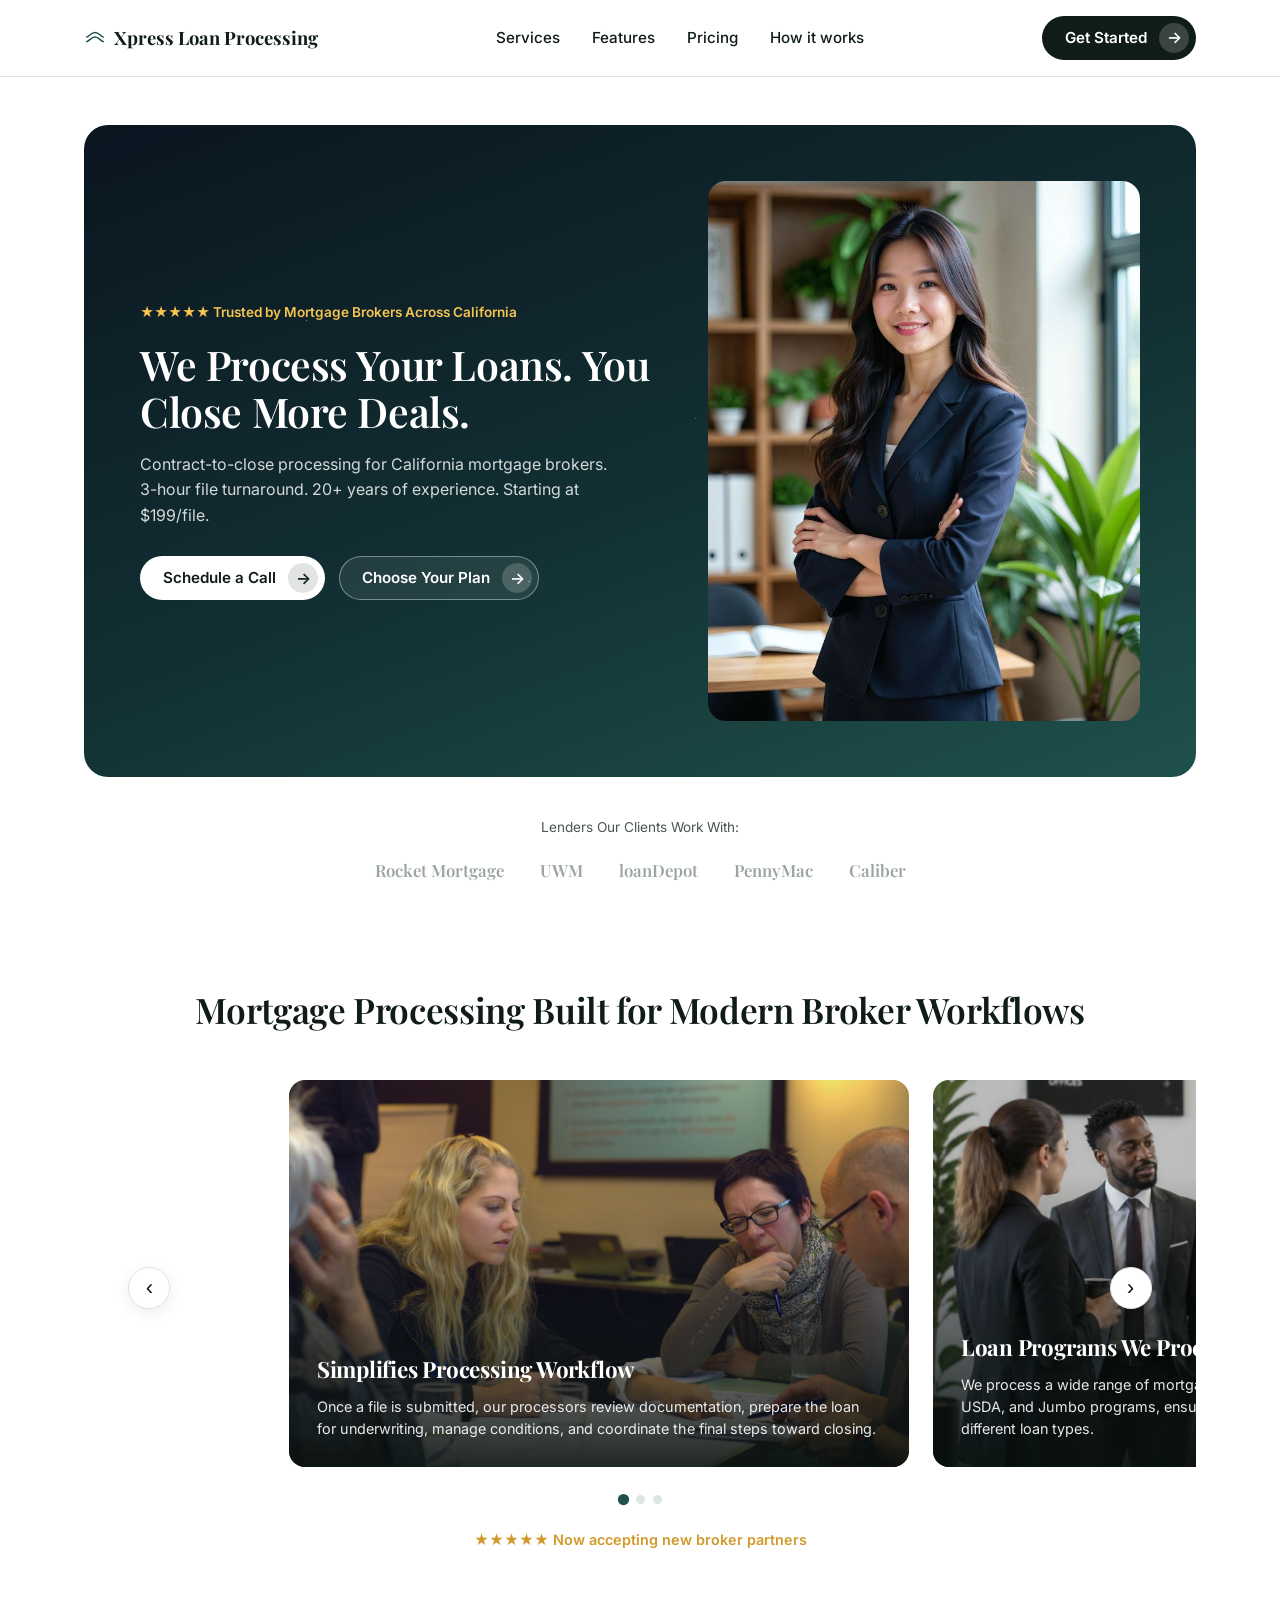
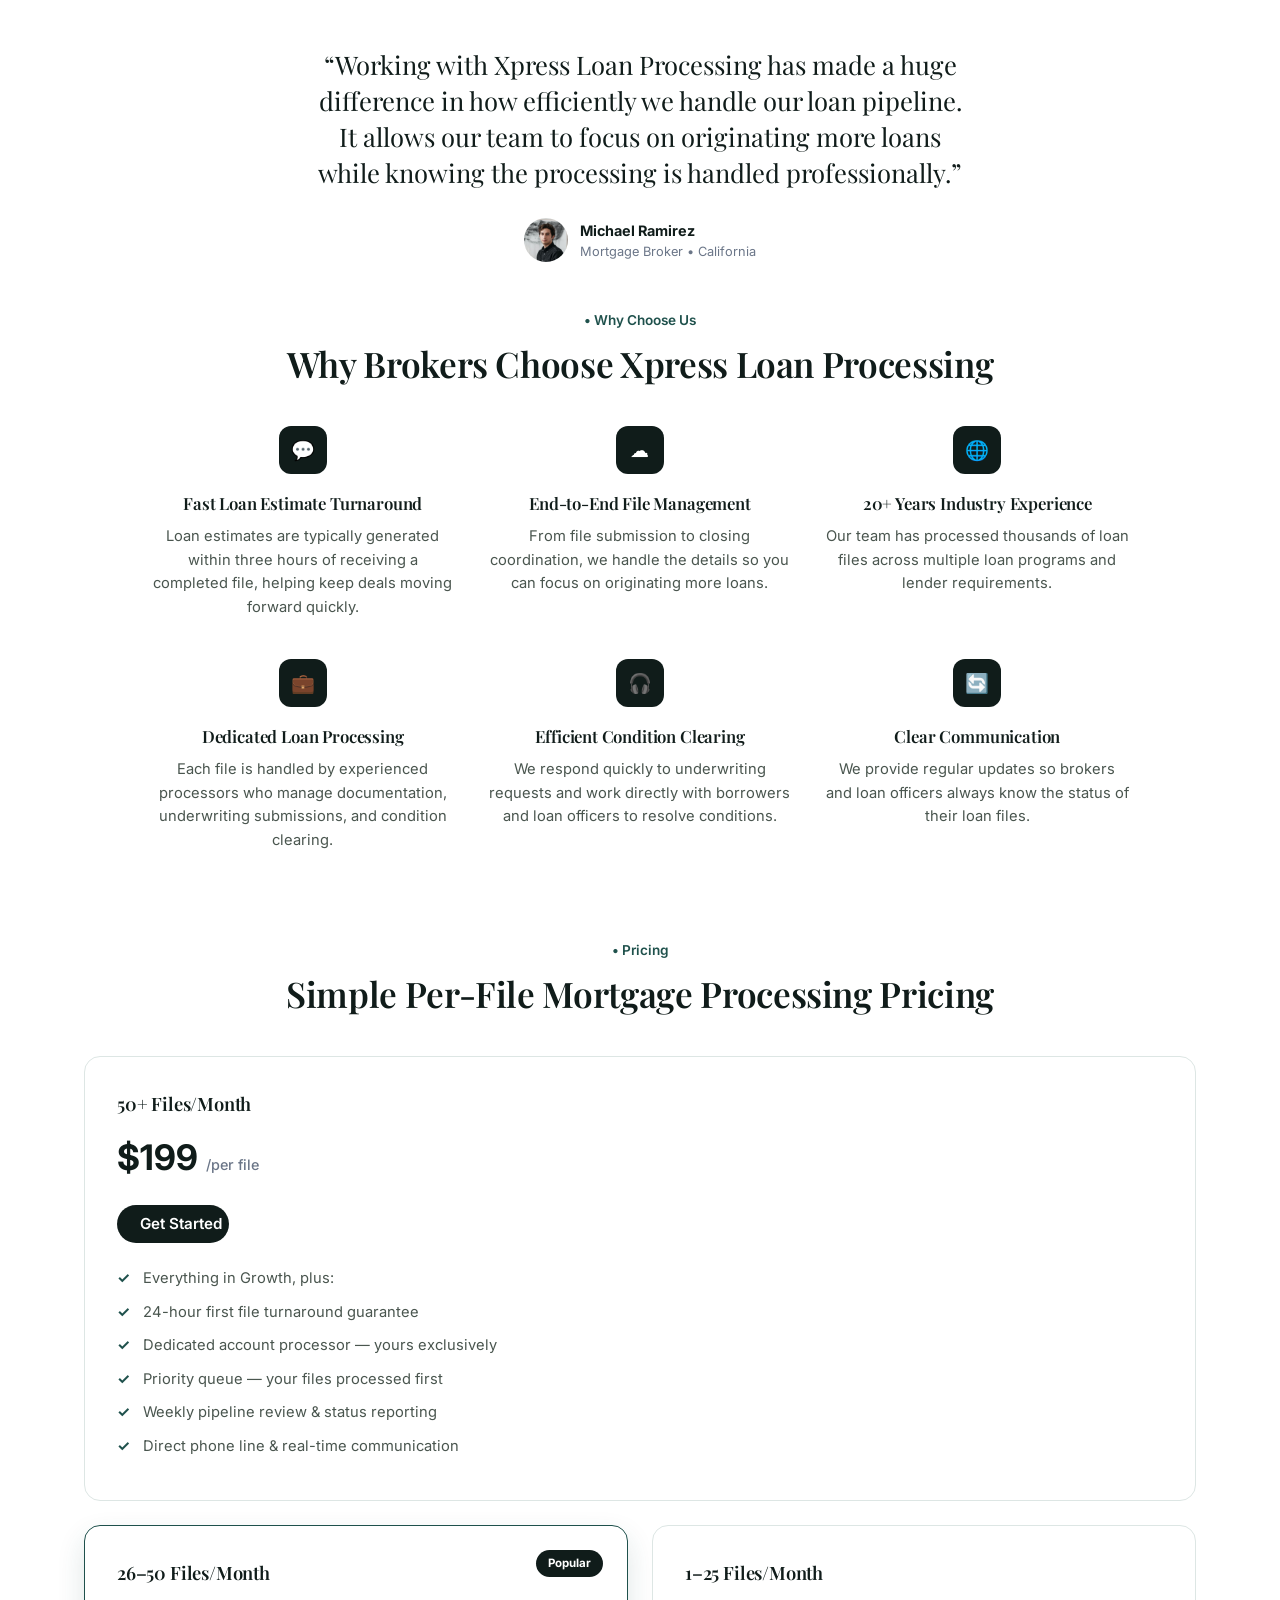
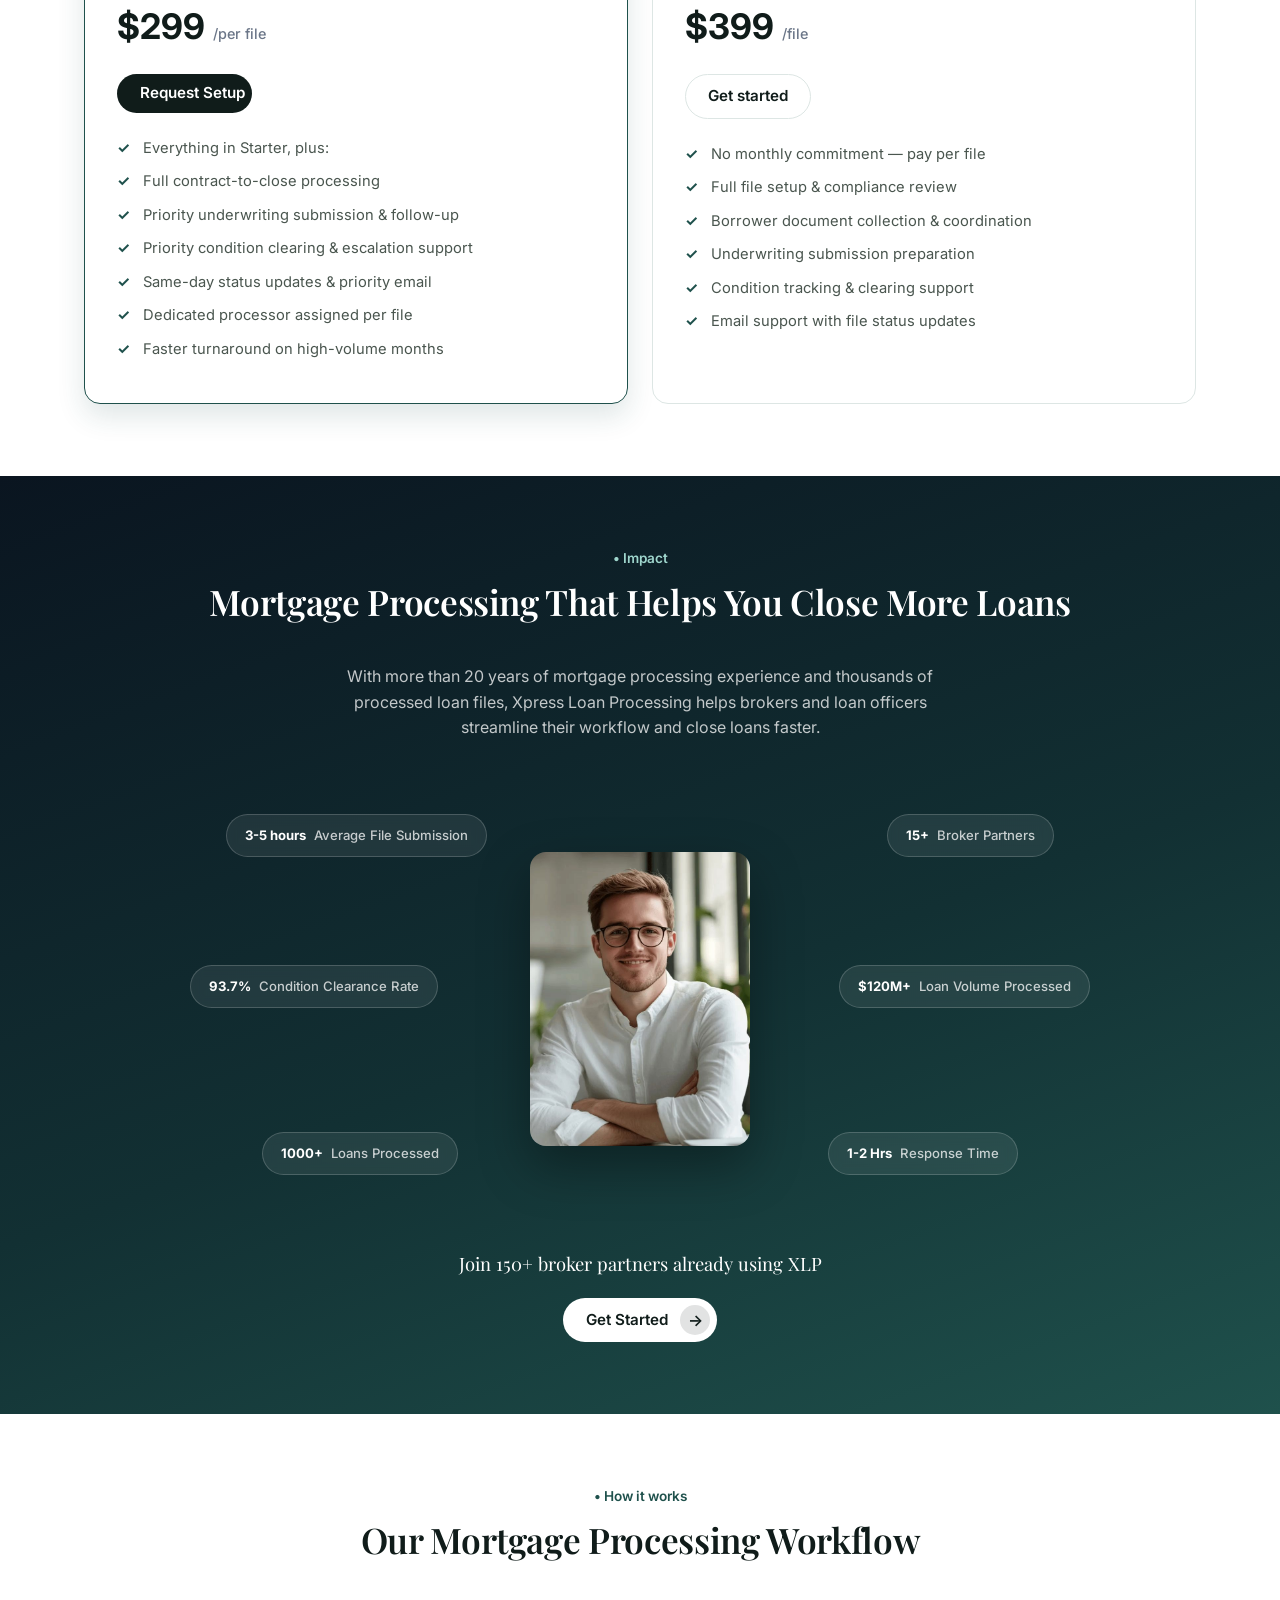
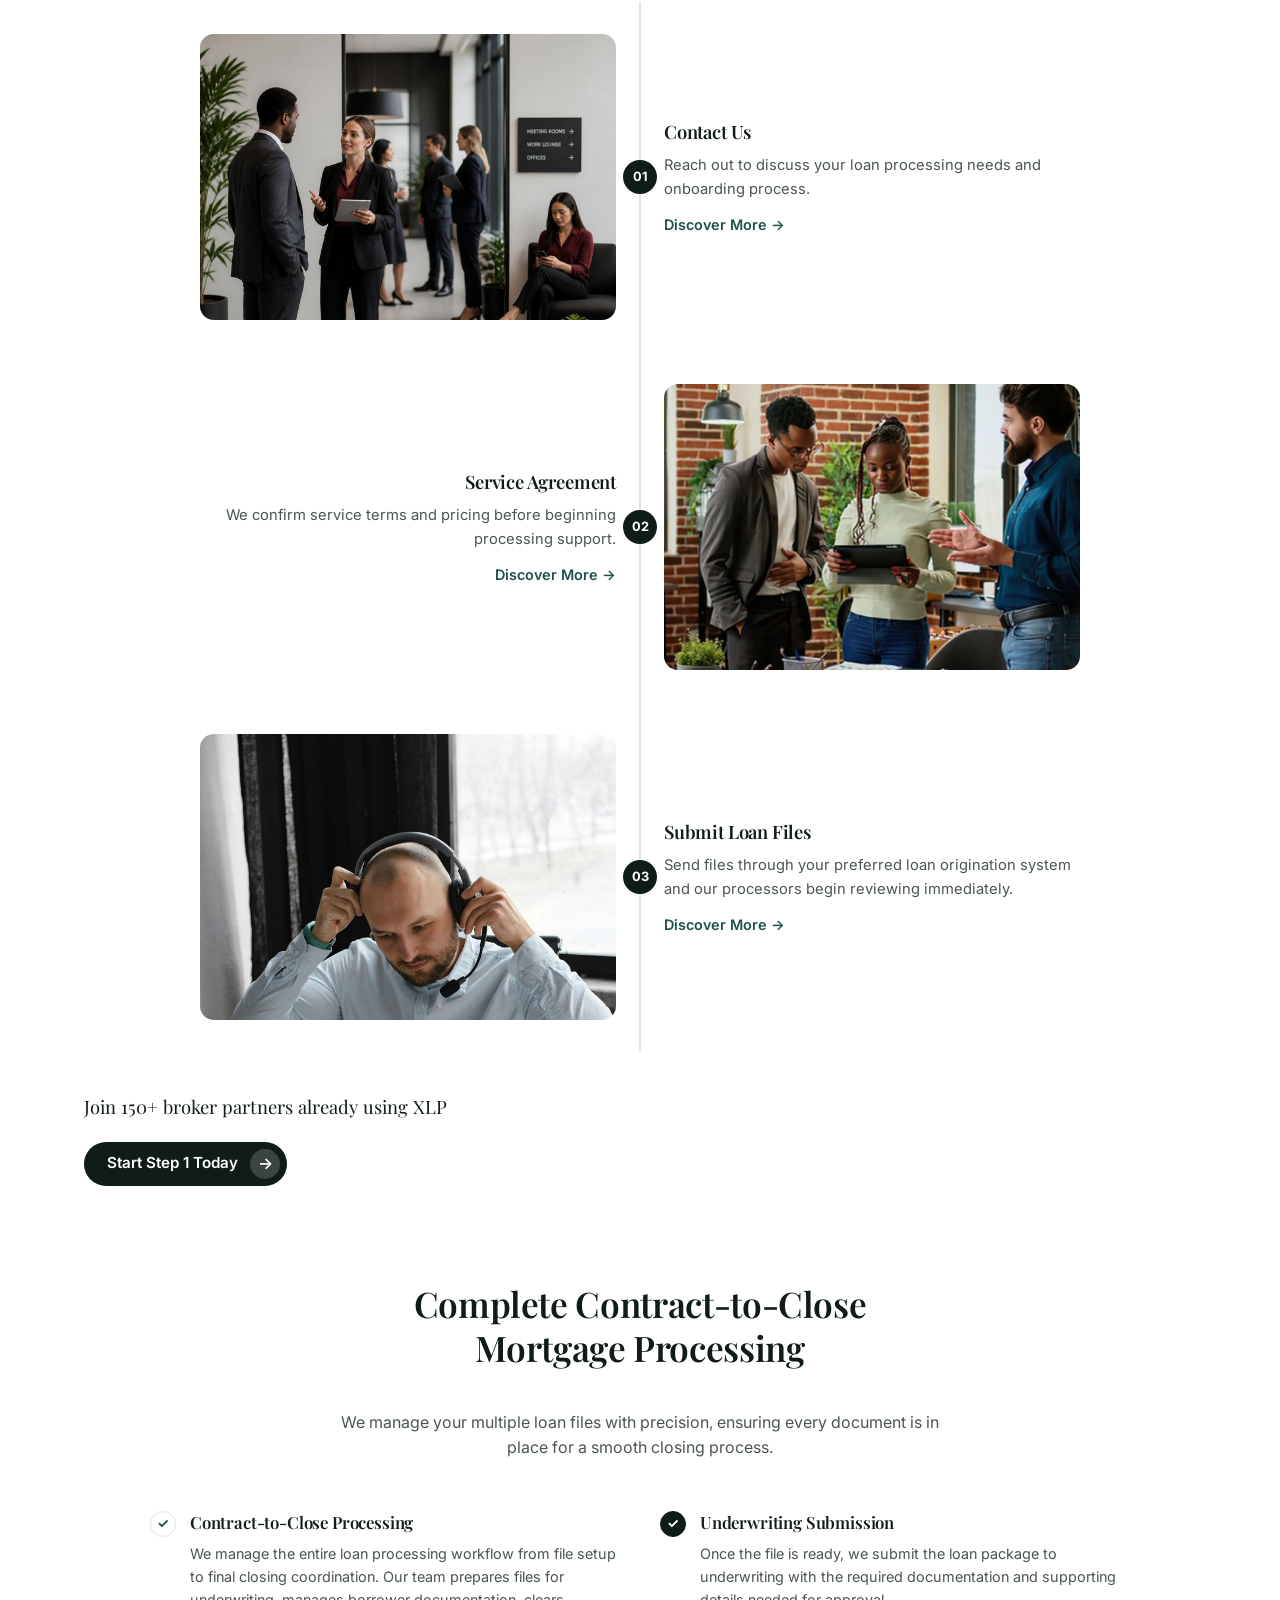
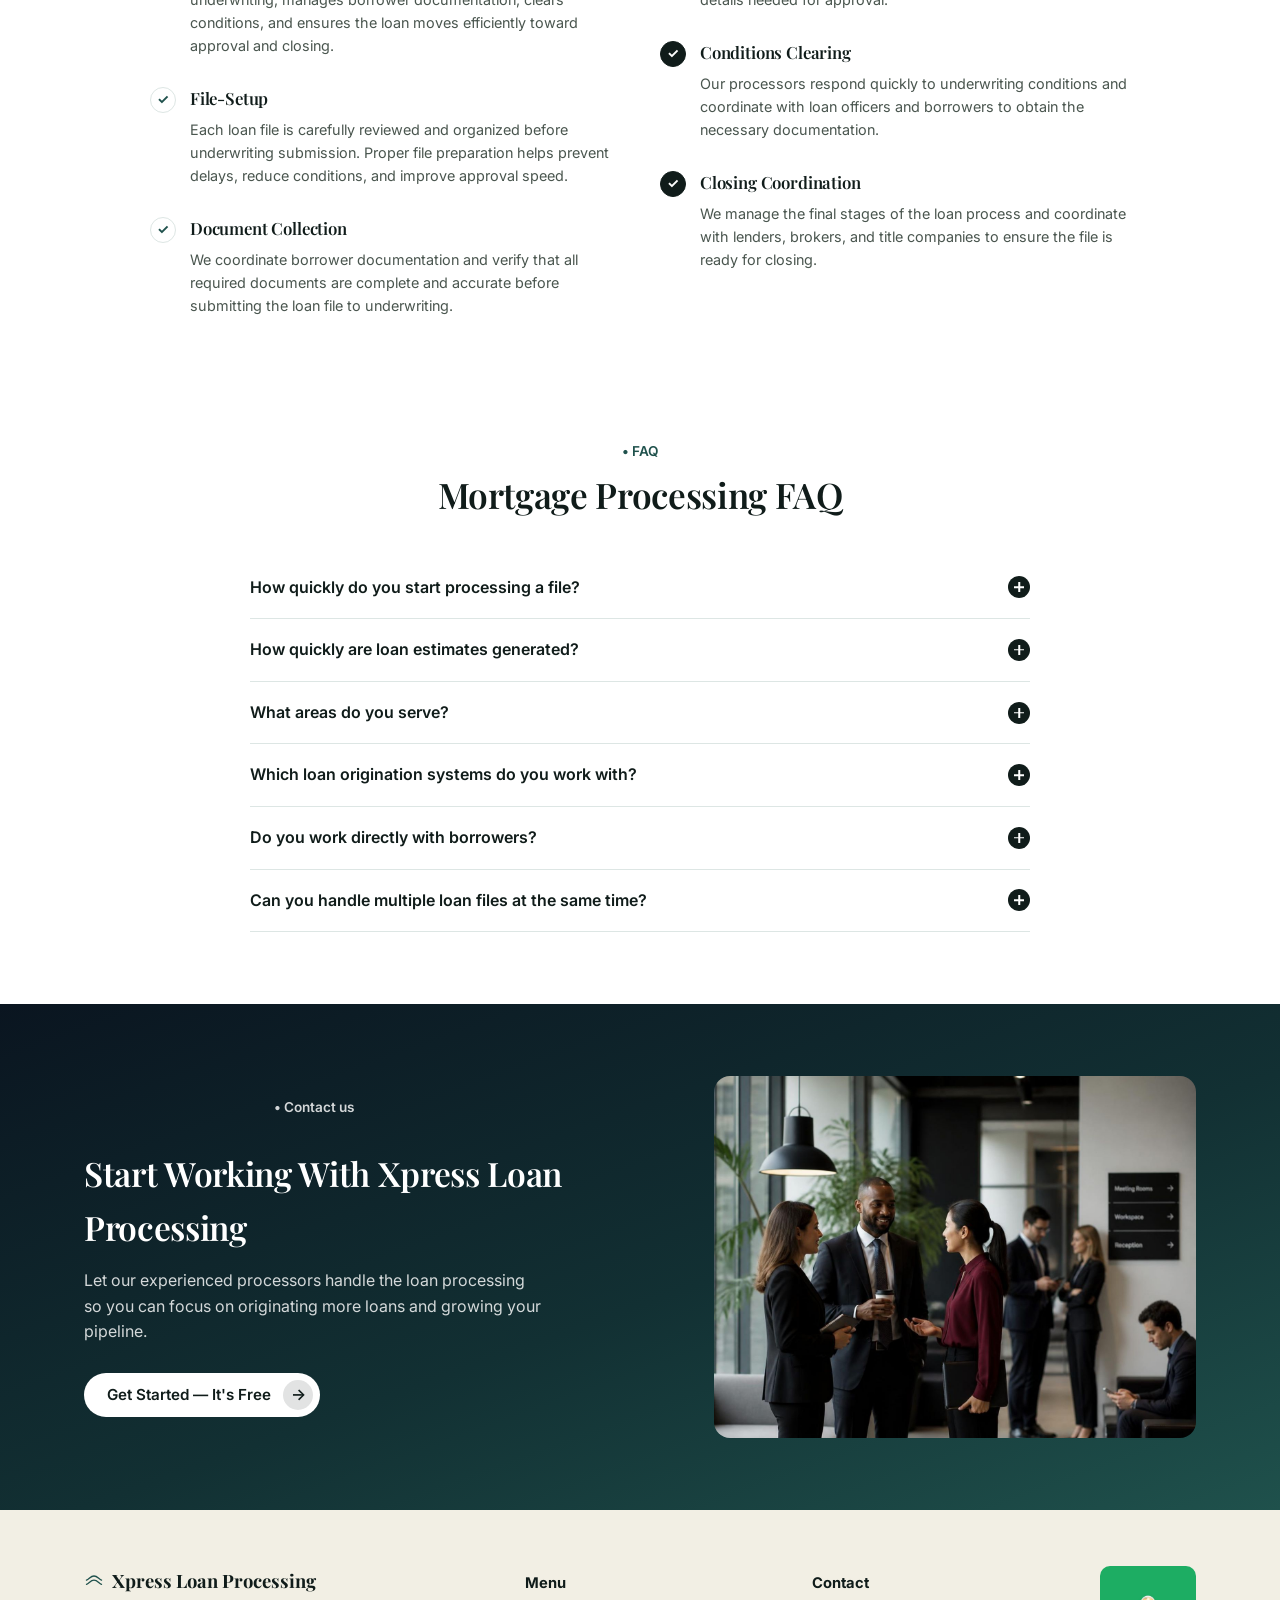
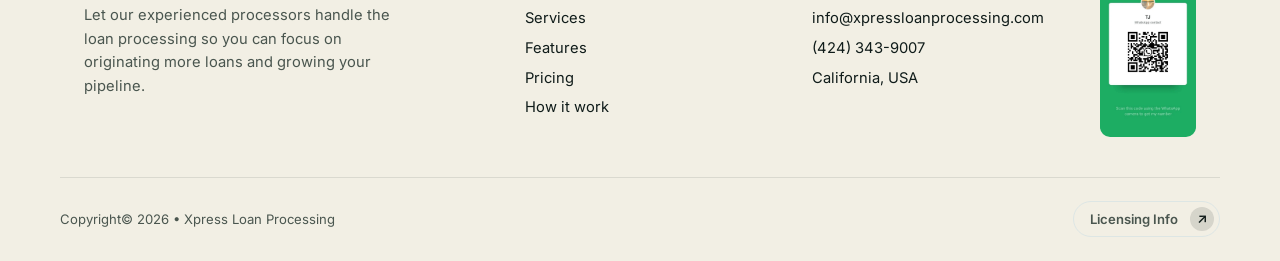
<file: index.html>
<!DOCTYPE html>
<html lang="en">
<head>
<meta charset="UTF-8" />
<meta name="viewport" content="width=device-width, initial-scale=1.0" />
<meta name="description" content="Scale your loan pipeline with professional mortgage processing services. Contract-to-close file management, underwriting prep, and fast condition clearing for busy brokers." />
<title>Mortgage Loan Processing Services for Brokers | Xpress Loan Processing</title>
<link rel="preconnect" href="https://fonts.googleapis.com">
<link rel="preconnect" href="https://fonts.gstatic.com" crossorigin>
<link href="https://fonts.googleapis.com/css2?family=Playfair+Display:wght@600;700&family=Inter:wght@400;500;600;700&display=swap" rel="stylesheet">
<link rel="stylesheet" href="styles.css" />
</head>
<body>

  <!-- ============ NAV ============ -->
  <header class="site-header">
    <div class="wrap site-header__inner">
      <a href="#top" class="brand">
        <svg class="brand__mark" viewBox="0 0 24 24" width="22" height="22" aria-hidden="true"><path d="M3 16c3-1 5-5 9-5s6 4 9 5" fill="none" stroke="currentColor" stroke-width="1.6" stroke-linecap="round"/><path d="M3 11c3-1 5-5 9-5s6 4 9 5" fill="none" stroke="currentColor" stroke-width="1.6" stroke-linecap="round"/></svg>
        Xpress Loan Processing
      </a>
      <nav class="nav">
        <a href="#programs">Services</a>
        <a href="#why-us">Features</a>
        <a href="#pricing">Pricing</a>
        <a href="#how-it-works">How it works</a>
      </nav>
      <a href="#contact" class="btn btn--nav">Get Started <span class="btn__arrow">&#8594;</span></a>
    </div>
  </header>

  <!-- ============ HERO ============ -->
  <section class="hero" id="top">
    <div class="wrap">
      <div class="hero__card">
        <div class="hero__text">
          <p class="hero__rating">&#9733;&#9733;&#9733;&#9733;&#9733; Trusted by Mortgage Brokers Across California</p>
          <h1>We Process Your Loans. You Close More Deals.</h1>
          <p class="hero__sub">Contract-to-close processing for California mortgage brokers. 3-hour file turnaround. 20+ years of experience. Starting at $199/file.</p>
          <div class="hero__ctas">
            <a href="#contact" class="btn btn--light">Schedule a Call <span class="btn__arrow btn__arrow--dark">&#8594;</span></a>
            <a href="#pricing" class="btn btn--outline-light">Choose Your Plan <span class="btn__arrow">&#8594;</span></a>
          </div>
        </div>
        <div class="hero__photo">
          <img src="team-headshot-02-navy-blazer-woman.jpg" alt="Mortgage processing team member" />
        </div>
      </div>

      <div class="lenders">
        <p class="lenders__label">Lenders Our Clients Work With:</p>
        <div class="lenders__row">
          <span>Rocket Mortgage</span>
          <span>UWM</span>
          <span>loanDepot</span>
          <span>PennyMac</span>
          <span>Caliber</span>
        </div>
      </div>
    </div>
  </section>

  <!-- ============ CAROUSEL ============ -->
  <section class="proc-carousel-section" id="programs">
    <div class="wrap">
      <h2 class="section-title">Mortgage Processing Built for Modern Broker Workflows</h2>

      <section class="proc-carousel" aria-label="Processing workflow highlights">
        <div class="proc-carousel__viewport" id="procViewport">

          <div class="proc-slide">
            <img class="proc-slide__img" src="lifestyle-02-meeting-group.jpg" alt="" />
            <div class="proc-slide__scrim"></div>
            <div class="proc-slide__copy">
              <h3>Simplifies Processing Workflow</h3>
              <p>Once a file is submitted, our processors review documentation, prepare the loan for underwriting, manage conditions, and coordinate the final steps toward closing.</p>
            </div>
          </div>

          <div class="proc-slide">
            <img class="proc-slide__img" src="office-lobby-02-group-conversation.jpg" alt="" />
            <div class="proc-slide__scrim"></div>
            <div class="proc-slide__copy">
              <h3>Loan Programs We Process</h3>
              <p>We process a wide range of mortgage loans, including Conventional, FHA, VA, USDA, and Jumbo programs, ensuring brokers have reliable support across different loan types.</p>
            </div>
          </div>

          <div class="proc-slide">
            <img class="proc-slide__img" src="office-04-team-coffee-meeting.jpg" alt="" />
            <div class="proc-slide__scrim"></div>
            <div class="proc-slide__copy">
              <h3>Working With Top Wholesale Lenders</h3>
              <p>We regularly process loans submitted to major wholesale lenders, including UWM, Rocket Mortgage, and other leading lending institutions. Our team also works inside the loan origination systems brokers already use, including Encompass, Calyx Point, LendingPad, and Blue Sage.</p>
            </div>
          </div>

        </div>

        <button class="proc-carousel__arrow proc-carousel__arrow--prev" id="procPrev" aria-label="Previous slide">&#8249;</button>
        <button class="proc-carousel__arrow proc-carousel__arrow--next" id="procNext" aria-label="Next slide">&#8250;</button>

        <div class="proc-carousel__dots" id="procDots" role="tablist" aria-label="Slide navigation"></div>
      </section>

      <p class="proc-carousel__note">&#9733;&#9733;&#9733;&#9733;&#9733; Now accepting new broker partners</p>
    </div>
  </section>

  <!-- ============ TESTIMONIAL ============ -->
  <section class="testimonials" id="testimonials">
    <div class="wrap testimonial-card">
      <p class="testimonial-card__quote">&ldquo;Working with Xpress Loan Processing has made a huge difference in how efficiently we handle our loan pipeline. It allows our team to focus on originating more loans while knowing the processing is handled professionally.&rdquo;</p>
      <div class="testimonial-card__person">
        <img class="testimonial-card__thumb" src="testimonial-thumb-michael-ramirez.png" alt="Michael Ramirez" loading="lazy" />
        <div>
          <p class="testimonial-card__name">Michael Ramirez</p>
          <p class="testimonial-card__role">Mortgage Broker &bull; California</p>
        </div>
      </div>
    </div>
  </section>

  <!-- ============ WHY CHOOSE US ============ -->
  <section class="why-us" id="why-us">
    <div class="wrap">
      <p class="eyebrow">&bull; Why Choose Us</p>
      <h2 class="section-title">Why Brokers Choose Xpress Loan Processing</h2>
      <div class="why-us__grid">
        <div class="why-us__card">
          <span class="why-us__icon" aria-hidden="true">&#128172;</span>
          <h3>Fast Loan Estimate Turnaround</h3>
          <p>Loan estimates are typically generated within three hours of receiving a completed file, helping keep deals moving forward quickly.</p>
        </div>
        <div class="why-us__card">
          <span class="why-us__icon" aria-hidden="true">&#9729;</span>
          <h3>End-to-End File Management</h3>
          <p>From file submission to closing coordination, we handle the details so you can focus on originating more loans.</p>
        </div>
        <div class="why-us__card">
          <span class="why-us__icon" aria-hidden="true">&#127760;</span>
          <h3>20+ Years Industry Experience</h3>
          <p>Our team has processed thousands of loan files across multiple loan programs and lender requirements.</p>
        </div>
        <div class="why-us__card">
          <span class="why-us__icon" aria-hidden="true">&#128188;</span>
          <h3>Dedicated Loan Processing</h3>
          <p>Each file is handled by experienced processors who manage documentation, underwriting submissions, and condition clearing.</p>
        </div>
        <div class="why-us__card">
          <span class="why-us__icon" aria-hidden="true">&#127911;</span>
          <h3>Efficient Condition Clearing</h3>
          <p>We respond quickly to underwriting requests and work directly with borrowers and loan officers to resolve conditions.</p>
        </div>
        <div class="why-us__card">
          <span class="why-us__icon" aria-hidden="true">&#128260;</span>
          <h3>Clear Communication</h3>
          <p>We provide regular updates so brokers and loan officers always know the status of their loan files.</p>
        </div>
      </div>
    </div>
  </section>

  <!-- ============ PRICING ============ -->
  <section class="pricing" id="pricing">
    <div class="wrap">
      <p class="eyebrow">&bull; Pricing</p>
      <h2 class="section-title">Simple Per-File Mortgage Processing Pricing</h2>

      <div class="pricing__top pricing__card">
        <h3>50+ Files/Month</h3>
        <p class="pricing__price">$199 <span>/per file</span></p>
        <a href="#contact" class="btn btn--dark pricing__cta">Get Started</a>
        <ul>
          <li>Everything in Growth, plus:</li>
          <li>24-hour first file turnaround guarantee</li>
          <li>Dedicated account processor &mdash; yours exclusively</li>
          <li>Priority queue &mdash; your files processed first</li>
          <li>Weekly pipeline review &amp; status reporting</li>
          <li>Direct phone line &amp; real-time communication</li>
        </ul>
      </div>

      <div class="pricing__grid">
        <div class="pricing__card pricing__card--popular">
          <p class="pricing__badge">Popular</p>
          <h3>26&ndash;50 Files/Month</h3>
          <p class="pricing__price">$299 <span>/per file</span></p>
          <a href="#contact" class="btn btn--dark pricing__cta">Request Setup</a>
          <ul>
            <li>Everything in Starter, plus:</li>
            <li>Full contract-to-close processing</li>
            <li>Priority underwriting submission &amp; follow-up</li>
            <li>Priority condition clearing &amp; escalation support</li>
            <li>Same-day status updates &amp; priority email</li>
            <li>Dedicated processor assigned per file</li>
            <li>Faster turnaround on high-volume months</li>
          </ul>
        </div>

        <div class="pricing__card">
          <h3>1&ndash;25 Files/Month</h3>
          <p class="pricing__price">$399 <span>/file</span></p>
          <a href="#contact" class="btn btn--outline pricing__cta">Get started</a>
          <ul>
            <li>No monthly commitment &mdash; pay per file</li>
            <li>Full file setup &amp; compliance review</li>
            <li>Borrower document collection &amp; coordination</li>
            <li>Underwriting submission preparation</li>
            <li>Condition tracking &amp; clearing support</li>
            <li>Email support with file status updates</li>
          </ul>
        </div>
      </div>
    </div>
  </section>

  <!-- ============ IMPACT / STATS ============ -->
  <section class="impact" id="impact">
    <div class="wrap">
      <p class="eyebrow eyebrow--light">&bull; Impact</p>
      <h2 class="section-title section-title--light">Mortgage Processing That Helps You Close More Loans</h2>
      <p class="impact__intro">With more than 20 years of mortgage processing experience and thousands of processed loan files, Xpress Loan Processing helps brokers and loan officers streamline their workflow and close loans faster.</p>

      <div class="impact__orbit">
        <div class="impact__photo">
          <img src="team-headshot-03-glasses-white-shirt-man.jpg" alt="Xpress Loan Processing team member" />
        </div>
        <span class="impact__pill impact__pill--1">3-5 hours <em>Average File Submission</em></span>
        <span class="impact__pill impact__pill--2">93.7% <em>Condition Clearance Rate</em></span>
        <span class="impact__pill impact__pill--3">1000+ <em>Loans Processed</em></span>
        <span class="impact__pill impact__pill--4">15+ <em>Broker Partners</em></span>
        <span class="impact__pill impact__pill--5">$120M+ <em>Loan Volume Processed</em></span>
        <span class="impact__pill impact__pill--6">1-2 Hrs <em>Response Time</em></span>
      </div>

      <p class="impact__join">Join 150+ broker partners already using XLP</p>
      <a href="#contact" class="btn btn--light">Get Started <span class="btn__arrow btn__arrow--dark">&#8594;</span></a>
    </div>
  </section>

  <!-- ============ HOW IT WORKS ============ -->
  <section class="how-it-works" id="how-it-works">
    <div class="wrap">
      <p class="eyebrow">&bull; How it works</p>
      <h2 class="section-title">Our Mortgage Processing Workflow</h2>

      <div class="timeline">
        <div class="timeline__item">
          <div class="timeline__photo"><img src="office-lobby-01-meeting-rooms-sign.jpg" alt="" /></div>
          <span class="timeline__num">01</span>
          <div class="timeline__text">
            <h3>Contact Us</h3>
            <p>Reach out to discuss your loan processing needs and onboarding process.</p>
            <a href="#contact" class="timeline__link">Discover More &#8594;</a>
          </div>
        </div>
        <div class="timeline__item timeline__item--reverse">
          <div class="timeline__photo"><img src="office-03-stylized-illustrated.jpg" alt="" /></div>
          <span class="timeline__num">02</span>
          <div class="timeline__text">
            <h3>Service Agreement</h3>
            <p>We confirm service terms and pricing before beginning processing support.</p>
            <a href="#contact" class="timeline__link">Discover More &#8594;</a>
          </div>
        </div>
        <div class="timeline__item">
          <div class="timeline__photo"><img src="lifestyle-01-headset-laptop-man.jpg" alt="" /></div>
          <span class="timeline__num">03</span>
          <div class="timeline__text">
            <h3>Submit Loan Files</h3>
            <p>Send files through your preferred loan origination system and our processors begin reviewing immediately.</p>
            <a href="#contact" class="timeline__link">Discover More &#8594;</a>
          </div>
        </div>
      </div>

      <p class="impact__join">Join 150+ broker partners already using XLP</p>
      <a href="#contact" class="btn btn--dark">Start Step 1 Today <span class="btn__arrow">&#8594;</span></a>
    </div>
  </section>

  <!-- ============ CONTRACT-TO-CLOSE ============ -->
  <section class="ctc">
    <div class="wrap">
      <h2 class="section-title">Complete Contract-to-Close<br />Mortgage Processing</h2>
      <p class="ctc__intro">We manage your multiple loan files with precision, ensuring every document is in place for a smooth closing process.</p>
      <div class="ctc__grid">
        <div class="ctc__col">
          <div class="ctc__item">
            <span class="ctc__check">&#10003;</span>
            <div>
              <h3>Contract-to-Close Processing</h3>
              <p>We manage the entire loan processing workflow from file setup to final closing coordination. Our team prepares files for underwriting, manages borrower documentation, clears conditions, and ensures the loan moves efficiently toward approval and closing.</p>
            </div>
          </div>
          <div class="ctc__item">
            <span class="ctc__check">&#10003;</span>
            <div>
              <h3>File-Setup</h3>
              <p>Each loan file is carefully reviewed and organized before underwriting submission. Proper file preparation helps prevent delays, reduce conditions, and improve approval speed.</p>
            </div>
          </div>
          <div class="ctc__item">
            <span class="ctc__check">&#10003;</span>
            <div>
              <h3>Document Collection</h3>
              <p>We coordinate borrower documentation and verify that all required documents are complete and accurate before submitting the loan file to underwriting.</p>
            </div>
          </div>
        </div>
        <div class="ctc__col">
          <div class="ctc__item">
            <span class="ctc__check ctc__check--filled">&#10003;</span>
            <div>
              <h3>Underwriting Submission</h3>
              <p>Once the file is ready, we submit the loan package to underwriting with the required documentation and supporting details needed for approval.</p>
            </div>
          </div>
          <div class="ctc__item">
            <span class="ctc__check ctc__check--filled">&#10003;</span>
            <div>
              <h3>Conditions Clearing</h3>
              <p>Our processors respond quickly to underwriting conditions and coordinate with loan officers and borrowers to obtain the necessary documentation.</p>
            </div>
          </div>
          <div class="ctc__item">
            <span class="ctc__check ctc__check--filled">&#10003;</span>
            <div>
              <h3>Closing Coordination</h3>
              <p>We manage the final stages of the loan process and coordinate with lenders, brokers, and title companies to ensure the file is ready for closing.</p>
            </div>
          </div>
        </div>
      </div>
    </div>
  </section>

  <!-- ============ FAQ ============ -->
  <section class="faq" id="faq">
    <div class="wrap">
      <p class="eyebrow">&bull; FAQ</p>
      <h2 class="section-title">Mortgage Processing FAQ</h2>
      <div class="faq__list">
        <details class="faq__item">
          <summary>How quickly do you start processing a file?<span class="faq__toggle"></span></summary>
          <p>Files are reviewed immediately after submission by a lead processor and built or uploaded within 1-2 hours of receipt.</p>
        </details>
        <details class="faq__item">
          <summary>How quickly are loan estimates generated?<span class="faq__toggle"></span></summary>
          <p>Loan estimates are typically generated within three hours.</p>
        </details>
        <details class="faq__item">
          <summary>What areas do you serve?<span class="faq__toggle"></span></summary>
          <p>We provide mortgage processing services for brokers and loan officers across California.</p>
        </details>
        <details class="faq__item">
          <summary>Which loan origination systems do you work with?<span class="faq__toggle"></span></summary>
          <p>We work with several industry-standard LOS platforms including Encompass, Calyx Point, LendingPad, and Blue Sage, and can adapt to the workflow used by your brokerage or lender.</p>
        </details>
        <details class="faq__item">
          <summary>Do you work directly with borrowers?<span class="faq__toggle"></span></summary>
          <p>We offer flexible communication tailored to your workflow. While we prefer engaging directly with borrowers to ensure a seamless and efficient experience from start to finish, we are more than happy to step back and support Loan Officers with borrower communications upon request.</p>
        </details>
        <details class="faq__item">
          <summary>Can you handle multiple loan files at the same time?<span class="faq__toggle"></span></summary>
          <p>Absolutely. Xpress Loan Processing is unique in that we have developed a cutting edge, proprietary AI-powered system that allows our team to process high volumes of loan files with ease. XLP supports brokers and loan officers with both small pipelines and high-volume loan processing. Whether you submit a few files per month or dozens of loans, our team can scale to meet your processing needs.</p>
        </details>
      </div>
    </div>
  </section>

  <!-- ============ FINAL CTA ============ -->
  <section class="final-cta">
    <div class="wrap final-cta__inner">
      <div class="final-cta__text">
        <p class="eyebrow eyebrow--light">&bull; Contact us</p>
        <h2>Start Working With Xpress Loan Processing</h2>
        <p>Let our experienced processors handle the loan processing so you can focus on originating more loans and growing your pipeline.</p>
        <a href="#contact" class="btn btn--light">Get Started &mdash; It's Free <span class="btn__arrow btn__arrow--dark">&#8594;</span></a>
      </div>
      <div class="final-cta__photo">
        <img src="office-lobby-05-near-dup-of-01.jpg" alt="" />
      </div>
    </div>
  </section>

  <!-- ============ FOOTER / CONTACT ============ -->
  <footer class="site-footer" id="contact">
    <div class="wrap site-footer__inner">
      <div class="site-footer__brand">
        <a href="#top" class="brand brand--footer">
          <svg class="brand__mark" viewBox="0 0 24 24" width="20" height="20" aria-hidden="true"><path d="M3 16c3-1 5-5 9-5s6 4 9 5" fill="none" stroke="currentColor" stroke-width="1.6" stroke-linecap="round"/><path d="M3 11c3-1 5-5 9-5s6 4 9 5" fill="none" stroke="currentColor" stroke-width="1.6" stroke-linecap="round"/></svg>
          Xpress Loan Processing
        </a>
        <p>Let our experienced processors handle the loan processing so you can focus on originating more loans and growing your pipeline.</p>
      </div>
      <div>
        <p class="site-footer__head">Menu</p>
        <p><a href="#programs">Services</a></p>
        <p><a href="#why-us">Features</a></p>
        <p><a href="#pricing">Pricing</a></p>
        <p><a href="#how-it-works">How it work</a></p>
      </div>
      <div>
        <p class="site-footer__head">Contact</p>
        <p><a href="mailto:info@xpressloanprocessing.com">info@xpressloanprocessing.com</a></p>
        <p><a href="tel:14243439007">(424) 343-9007</a></p>
        <p>California, USA</p>
      </div>
      <div class="site-footer__qr">
        <img src="whatsapp-qr-mike.png" alt="Scan to WhatsApp Mike" />
      </div>
    </div>
    <div class="wrap site-footer__bottom">
      <p>Copyright&copy; <span id="year"></span> &bull; Xpress Loan Processing</p>
      <a href="https://www.xpressloanprocessing.site" target="_blank" rel="noopener" class="btn btn--outline site-footer__license">Licensing Info <span class="btn__arrow btn__arrow--dark">&#8599;</span></a>
    </div>
  </footer>

  <script src="script.js"></script>
</body>
</html>
</file>
<file: styles.css>
/* ==========================================================================
   XLP Processing Site — matches the real xpressloanprocessing.com design:
   serif display headlines, dark navy-to-teal gradient panels, pill buttons
   with circular arrow icons, and the brand green/teal (#1f514c) from the
   original site's code.
   ========================================================================== */

:root {
  --color-ink: #101c1a;
  --color-navy: #0a1520;
  --color-accent: #1f514c;
  --color-accent-light: #2b6c65;
  --color-bg: #f6f9f8;
  --color-cream: #f2efe4;
  --color-border: #dde6e4;
  --color-text-soft: #4a564f;
  --gradient-dark: linear-gradient(160deg, #0a1520 0%, #123033 55%, #1f514c 100%);
  --font-body: "Inter", -apple-system, BlinkMacSystemFont, "Segoe UI", Roboto, Arial, sans-serif;
  --font-display: "Playfair Display", Georgia, "Times New Roman", serif;
}

* { box-sizing: border-box; }

body {
  margin: 0;
  font-family: var(--font-body);
  color: var(--color-ink);
  background: #fff;
  line-height: 1.6;
}

h1, h2, h3 {
  font-family: var(--font-display);
  font-weight: 600;
  letter-spacing: -0.01em;
}

.wrap {
  max-width: 1160px;
  margin: 0 auto;
  padding: 0 24px;
}

a { color: inherit; }

.eyebrow {
  text-align: center;
  font-size: 0.85rem;
  font-weight: 600;
  color: var(--color-accent);
  margin: 0 0 10px;
}

.eyebrow--light { color: #9fd6cd; }

/* ---------- buttons ---------- */
.btn {
  display: inline-flex;
  align-items: center;
  gap: 12px;
  padding: 6px 6px 6px 22px;
  border-radius: 999px;
  font-weight: 600;
  text-decoration: none;
  font-size: 0.95rem;
  cursor: pointer;
  border: 1px solid transparent;
  white-space: nowrap;
}

.btn__arrow {
  width: 30px;
  height: 30px;
  border-radius: 50%;
  background: rgba(255, 255, 255, 0.18);
  color: #fff;
  display: inline-flex;
  align-items: center;
  justify-content: center;
  font-size: 1rem;
  flex: 0 0 auto;
}

.btn__arrow--dark { background: rgba(16, 28, 26, 0.12); color: var(--color-ink); }

.btn--nav,
.btn--dark {
  background: var(--color-ink);
  color: #fff;
}
.btn--nav:hover, .btn--dark:hover { background: #000; }

.btn--light {
  background: #fff;
  color: var(--color-ink);
  padding: 6px 6px 6px 22px;
}
.btn--light:hover { background: #eef2f0; }

.btn--outline-light {
  background: rgba(255, 255, 255, 0.08);
  color: #fff;
  border-color: rgba(255, 255, 255, 0.4);
}
.btn--outline-light:hover { background: rgba(255, 255, 255, 0.16); }

.btn--outline {
  background: transparent;
  color: var(--color-ink);
  border-color: var(--color-border);
  padding: 9px 22px;
}
.btn--outline:hover { background: var(--color-bg); }

/* ---------- header / nav ---------- */
.site-header {
  border-bottom: 1px solid var(--color-border);
  position: sticky;
  top: 0;
  background: rgba(255, 255, 255, 0.92);
  backdrop-filter: blur(6px);
  z-index: 10;
}

.site-header__inner {
  display: flex;
  align-items: center;
  justify-content: space-between;
  height: 76px;
  gap: 24px;
}

.brand {
  display: inline-flex;
  align-items: center;
  gap: 8px;
  font-family: var(--font-display);
  font-weight: 700;
  font-size: 1.15rem;
  text-decoration: none;
  color: var(--color-ink);
}

.brand__mark { color: var(--color-accent); }

.nav {
  display: flex;
  gap: 32px;
}

.nav a {
  text-decoration: none;
  font-weight: 500;
  font-size: 0.95rem;
  color: var(--color-ink);
}

.nav a:hover { color: var(--color-accent); }

/* ---------- hero ---------- */
.hero {
  padding: 48px 0 40px;
}

.hero__card {
  background: var(--gradient-dark);
  border-radius: 24px;
  padding: 56px;
  display: grid;
  grid-template-columns: 1.1fr 0.9fr;
  gap: 40px;
  align-items: center;
  color: #fff;
  position: relative;
  overflow: hidden;
}

.hero__card::before {
  content: "";
  position: absolute;
  inset: 0;
  background-image: radial-gradient(1px 1px at 20% 30%, rgba(255,255,255,.5) 50%, transparent 51%),
    radial-gradient(1px 1px at 70% 20%, rgba(255,255,255,.4) 50%, transparent 51%),
    radial-gradient(1.5px 1.5px at 40% 70%, rgba(255,255,255,.35) 50%, transparent 51%),
    radial-gradient(1px 1px at 85% 60%, rgba(255,255,255,.4) 50%, transparent 51%),
    radial-gradient(1px 1px at 55% 45%, rgba(255,255,255,.3) 50%, transparent 51%);
  pointer-events: none;
}

.hero__text { position: relative; }

.hero__rating {
  font-size: 0.85rem;
  color: #f5c451;
  font-weight: 600;
  margin: 0 0 18px;
}

.hero__card h1 {
  font-size: clamp(1.8rem, 3.2vw, 2.6rem);
  margin: 0 0 16px;
  line-height: 1.15;
}

.hero__sub {
  max-width: 480px;
  margin: 0 0 28px;
  color: rgba(255, 255, 255, 0.82);
  font-size: 1rem;
}

.hero__ctas {
  display: flex;
  gap: 14px;
  flex-wrap: wrap;
}

.hero__photo {
  position: relative;
  border-radius: 18px;
  overflow: hidden;
  aspect-ratio: 4 / 5;
}

.hero__photo img {
  width: 100%;
  height: 100%;
  object-fit: cover;
  display: block;
}

.lenders {
  text-align: center;
  padding: 40px 0 8px;
}

.lenders__label {
  font-size: 0.85rem;
  color: var(--color-text-soft);
  margin: 0 0 18px;
}

.lenders__row {
  display: flex;
  justify-content: center;
  flex-wrap: wrap;
  gap: 36px;
}

.lenders__row span {
  font-family: var(--font-display);
  font-weight: 600;
  color: #9aa5a2;
  font-size: 1.05rem;
}

/* ---------- carousel section ---------- */
.proc-carousel-section {
  padding: 56px 0 40px;
}

.section-title {
  text-align: center;
  font-size: clamp(1.6rem, 3vw, 2.2rem);
  margin: 0 0 40px;
  line-height: 1.25;
}

.section-title--light { color: #fff; }

.proc-carousel {
  position: relative;
}

.proc-carousel__viewport {
  display: flex;
  gap: 24px;
  overflow-x: auto;
  scroll-snap-type: x mandatory;
  scroll-behavior: smooth;
  padding: 8px clamp(8px, 16vw, 220px);
  -ms-overflow-style: none;
  scrollbar-width: none;
}

.proc-carousel__viewport::-webkit-scrollbar { display: none; }

.proc-slide {
  position: relative;
  flex: 0 0 auto;
  width: min(620px, 78vw);
  aspect-ratio: 16 / 10;
  border-radius: 16px;
  overflow: hidden;
  scroll-snap-align: center;
  transition: opacity 200ms ease;
}

.proc-slide__img {
  width: 100%;
  height: 100%;
  object-fit: cover;
  display: block;
  background: linear-gradient(135deg, var(--color-accent-light), var(--color-ink));
}

.proc-slide__scrim {
  position: absolute;
  inset: 0;
  background: linear-gradient(to top, rgba(8, 16, 14, 0.9) 0%, rgba(8, 16, 14, 0.4) 45%, rgba(8, 16, 14, 0.05) 75%);
}

.proc-slide__copy {
  position: absolute;
  left: 0;
  right: 0;
  bottom: 0;
  padding: 26px 28px 28px;
  color: #fff;
}

.proc-slide__copy h3 {
  margin: 0 0 8px;
  font-size: clamp(1.05rem, 2.2vw, 1.4rem);
  font-weight: 700;
}

.proc-slide__copy p {
  margin: 0;
  font-size: 0.9rem;
  line-height: 1.5;
  color: rgba(255, 255, 255, 0.9);
}

.proc-carousel__arrow {
  position: absolute;
  top: 50%;
  transform: translateY(-50%);
  width: 42px;
  height: 42px;
  border-radius: 50%;
  border: 1px solid var(--color-border);
  background: #fff;
  color: var(--color-ink);
  font-size: 1.4rem;
  line-height: 1;
  cursor: pointer;
  display: flex;
  align-items: center;
  justify-content: center;
  box-shadow: 0 4px 14px rgba(0,0,0,0.08);
  z-index: 2;
}

.proc-carousel__arrow--prev { left: 4%; }
.proc-carousel__arrow--next { right: 4%; }

.proc-carousel__dots {
  display: flex;
  justify-content: center;
  gap: 8px;
  margin-top: 20px;
}

.proc-carousel__dots button {
  width: 9px;
  height: 9px;
  border-radius: 50%;
  border: none;
  background: var(--color-border);
  cursor: pointer;
  padding: 0;
  transition: background 150ms ease, transform 150ms ease;
}

.proc-carousel__dots button[aria-selected="true"] {
  background: var(--color-accent);
  transform: scale(1.25);
}

.proc-carousel__note {
  text-align: center;
  margin: 24px 0 0;
  font-weight: 600;
  color: #d19a2b;
  font-size: 0.9rem;
}

@media (prefers-reduced-motion: reduce) {
  .proc-carousel__viewport { scroll-behavior: auto; }
}

/* ---------- testimonial ---------- */
.testimonials {
  padding: 56px 0 8px;
  text-align: center;
}

.testimonial-card {
  max-width: 700px;
}

.testimonial-card__quote {
  font-family: var(--font-display);
  font-size: clamp(1.2rem, 2.4vw, 1.6rem);
  line-height: 1.4;
  margin: 0 0 28px;
  color: var(--color-ink);
}

.testimonial-card__person {
  display: flex;
  align-items: center;
  justify-content: center;
  gap: 12px;
}

.testimonial-card__thumb {
  width: 44px;
  height: 44px;
  border-radius: 50%;
  object-fit: cover;
}

.testimonial-card__name {
  margin: 0;
  font-weight: 700;
  font-size: 0.9rem;
  text-align: left;
}

.testimonial-card__role {
  margin: 0;
  color: #6b7688;
  font-size: 0.8rem;
  text-align: left;
}

/* ---------- why us ---------- */
.why-us { padding: 40px 0 64px; }

.why-us__grid {
  display: grid;
  grid-template-columns: repeat(3, 1fr);
  gap: 40px 32px;
  max-width: 980px;
  margin: 0 auto;
  text-align: center;
}

.why-us__icon {
  display: inline-flex;
  align-items: center;
  justify-content: center;
  width: 48px;
  height: 48px;
  border-radius: 12px;
  background: var(--color-ink);
  color: #fff;
  font-size: 1.2rem;
  margin-bottom: 16px;
}

.why-us__card h3 {
  margin: 0 0 8px;
  font-size: 1.05rem;
}

.why-us__card p {
  margin: 0;
  color: var(--color-text-soft);
  font-size: 0.92rem;
}

/* ---------- pricing ---------- */
.pricing { padding: 24px 0 72px; }

.pricing__top {
  max-width: 100%;
  margin: 0 0 24px;
  background: linear-gradient(135deg, #dceee9, #eef6f3);
}

.pricing__grid {
  display: grid;
  grid-template-columns: repeat(auto-fit, minmax(280px, 1fr));
  gap: 24px;
}

.pricing__card {
  background: #fff;
  border: 1px solid var(--color-border);
  border-radius: 16px;
  padding: 32px;
  position: relative;
}

.pricing__card--popular {
  border-color: var(--color-accent);
  box-shadow: 0 12px 28px rgba(31, 81, 76, 0.14);
}

.pricing__badge {
  position: absolute;
  top: 24px;
  right: 24px;
  background: var(--color-ink);
  color: #fff;
  font-size: 0.72rem;
  font-weight: 700;
  padding: 4px 12px;
  border-radius: 999px;
  margin: 0;
}

.pricing__card h3 { margin: 0 0 10px; font-size: 1.15rem; font-weight: 600; }

.pricing__price {
  font-size: 2.2rem;
  font-weight: 700;
  margin: 0 0 20px;
  font-family: var(--font-body);
}

.pricing__price span {
  font-size: 0.9rem;
  font-weight: 500;
  color: #6b7688;
}

.pricing__cta {
  display: inline-flex;
  margin-bottom: 24px;
}

.pricing__card ul {
  margin: 0;
  padding: 0;
  list-style: none;
  color: var(--color-text-soft);
  font-size: 0.92rem;
}

.pricing__card li {
  margin-bottom: 10px;
  padding-left: 26px;
  position: relative;
}

.pricing__card li::before {
  content: "\2713";
  position: absolute;
  left: 0;
  color: var(--color-accent);
  font-weight: 700;
}

/* ---------- impact / stats ---------- */
.impact {
  background: var(--gradient-dark);
  color: #fff;
  padding: 72px 0;
  text-align: center;
}

.impact__intro {
  max-width: 640px;
  margin: 0 auto 48px;
  color: rgba(255,255,255,0.75);
}

.impact__orbit {
  position: relative;
  max-width: 900px;
  margin: 0 auto 40px;
  min-height: 420px;
  display: flex;
  align-items: center;
  justify-content: center;
}

.impact__photo {
  width: min(220px, 40vw);
  aspect-ratio: 3 / 4;
  border-radius: 16px;
  overflow: hidden;
  position: relative;
  z-index: 1;
  box-shadow: 0 20px 50px rgba(0,0,0,0.35);
}

.impact__photo img {
  width: 100%;
  height: 100%;
  object-fit: cover;
  display: block;
}

.impact__pill {
  position: absolute;
  background: rgba(255, 255, 255, 0.08);
  border: 1px solid rgba(255, 255, 255, 0.18);
  backdrop-filter: blur(6px);
  border-radius: 999px;
  padding: 10px 18px;
  font-size: 0.82rem;
  font-weight: 700;
  white-space: nowrap;
  display: flex;
  align-items: center;
  gap: 8px;
}

.impact__pill em {
  font-style: normal;
  font-weight: 500;
  color: rgba(255,255,255,0.75);
}

.impact__pill--1 { top: 6%;  left: 4%; }
.impact__pill--2 { top: 42%; left: 0%; }
.impact__pill--3 { bottom: 8%; left: 8%; }
.impact__pill--4 { top: 6%;  right: 4%; }
.impact__pill--5 { top: 42%; right: 0%; }
.impact__pill--6 { bottom: 8%; right: 8%; }

.impact__join {
  font-family: var(--font-display);
  font-size: 1.15rem;
  margin: 0 0 20px;
}

@media (max-width: 780px) {
  .impact__orbit { min-height: 0; flex-direction: column; gap: 14px; padding: 20px 0; }
  .impact__pill { position: static; }
}

/* ---------- how it works / timeline ---------- */
.how-it-works { padding: 72px 0; }

.timeline {
  position: relative;
  max-width: 880px;
  margin: 0 auto;
}

.timeline::before {
  content: "";
  position: absolute;
  left: 50%;
  top: 0;
  bottom: 0;
  width: 2px;
  background: var(--color-border);
  transform: translateX(-50%);
}

.timeline__item {
  display: grid;
  grid-template-columns: 1fr 1fr;
  gap: 48px;
  align-items: center;
  position: relative;
  padding: 32px 0;
}

.timeline__item--reverse .timeline__photo { order: 2; }
.timeline__item--reverse .timeline__text { order: 1; text-align: right; }

.timeline__num {
  position: absolute;
  left: 50%;
  top: 50%;
  transform: translate(-50%, -50%);
  width: 34px;
  height: 34px;
  border-radius: 50%;
  background: var(--color-ink);
  color: #fff;
  font-size: 0.8rem;
  font-weight: 700;
  display: flex;
  align-items: center;
  justify-content: center;
  z-index: 1;
}

.timeline__photo {
  border-radius: 14px;
  overflow: hidden;
  aspect-ratio: 16 / 11;
}

.timeline__photo img {
  width: 100%;
  height: 100%;
  object-fit: cover;
  display: block;
}

.timeline__text h3 { margin: 0 0 8px; font-size: 1.15rem; }
.timeline__text p { margin: 0 0 10px; color: var(--color-text-soft); font-size: 0.92rem; }

.timeline__link {
  font-weight: 600;
  color: var(--color-accent);
  text-decoration: none;
  font-size: 0.9rem;
}

.how-it-works .impact__join { color: var(--color-ink); margin-top: 40px; }

@media (max-width: 720px) {
  .timeline::before { left: 20px; }
  .timeline__item, .timeline__item--reverse {
    grid-template-columns: 1fr;
    padding-left: 44px;
  }
  .timeline__item--reverse .timeline__photo,
  .timeline__item--reverse .timeline__text { order: initial; text-align: left; }
  .timeline__num { left: 20px; }
}

/* ---------- contract-to-close ---------- */
.ctc { padding: 24px 0 72px; text-align: center; }

.ctc__intro {
  max-width: 620px;
  margin: 0 auto 48px;
  color: var(--color-text-soft);
}

.ctc__grid {
  display: grid;
  grid-template-columns: 1fr 1fr;
  gap: 40px;
  text-align: left;
  max-width: 980px;
  margin: 0 auto;
}

.ctc__item {
  display: flex;
  gap: 14px;
  margin-bottom: 28px;
}

.ctc__check {
  flex: 0 0 auto;
  width: 26px;
  height: 26px;
  border-radius: 50%;
  border: 1.5px solid var(--color-border);
  color: var(--color-accent);
  display: flex;
  align-items: center;
  justify-content: center;
  font-size: 0.85rem;
  font-weight: 700;
  margin-top: 2px;
}

.ctc__check--filled {
  background: var(--color-ink);
  border-color: var(--color-ink);
  color: #fff;
}

.ctc__item h3 { margin: 0 0 6px; font-size: 1.05rem; }
.ctc__item p { margin: 0; color: var(--color-text-soft); font-size: 0.9rem; }

@media (max-width: 720px) {
  .ctc__grid { grid-template-columns: 1fr; }
}

/* ---------- FAQ ---------- */
.faq { padding: 24px 0 72px; }

.faq__list {
  max-width: 780px;
  margin: 0 auto;
}

.faq__item {
  border-bottom: 1px solid var(--color-border);
  padding: 18px 0;
}

.faq__item summary {
  cursor: pointer;
  font-weight: 600;
  display: flex;
  align-items: center;
  justify-content: space-between;
  list-style: none;
}

.faq__item summary::-webkit-details-marker { display: none; }

.faq__toggle {
  flex: 0 0 auto;
  width: 22px;
  height: 22px;
  border-radius: 50%;
  background: var(--color-ink);
  position: relative;
  margin-left: 16px;
}

.faq__toggle::before,
.faq__toggle::after {
  content: "";
  position: absolute;
  background: #fff;
  top: 50%;
  left: 50%;
}

.faq__toggle::before { width: 10px; height: 1.5px; transform: translate(-50%, -50%); }
.faq__toggle::after { width: 1.5px; height: 10px; transform: translate(-50%, -50%); transition: transform 150ms ease; }

.faq__item[open] .faq__toggle::after { transform: translate(-50%, -50%) rotate(90deg) scaleY(0.001); }

.faq__item p {
  margin: 14px 0 0;
  color: var(--color-text-soft);
}

/* ---------- final CTA ---------- */
.final-cta {
  background: var(--gradient-dark);
  color: #fff;
  padding: 72px 0;
}

.final-cta__inner {
  display: grid;
  grid-template-columns: 1.1fr 0.9fr;
  gap: 40px;
  align-items: center;
}

.final-cta h2 {
  margin: 0 0 14px;
  font-size: clamp(1.6rem, 3vw, 2.1rem);
}

.final-cta p {
  max-width: 460px;
  margin: 0 0 28px;
  color: rgba(255, 255, 255, 0.82);
}

.final-cta__photo {
  border-radius: 16px;
  overflow: hidden;
  aspect-ratio: 4 / 3;
}

.final-cta__photo img {
  width: 100%;
  height: 100%;
  object-fit: cover;
  display: block;
}

@media (max-width: 780px) {
  .final-cta__inner { grid-template-columns: 1fr; }
}

/* ---------- footer ---------- */
.site-footer {
  background: var(--color-cream);
  color: var(--color-ink);
  padding: 56px 0 0;
}

.site-footer a {
  color: inherit;
  text-decoration: none;
}

.site-footer a:hover { text-decoration: underline; }

.site-footer__inner {
  display: grid;
  grid-template-columns: 1.6fr 1fr 1fr auto;
  gap: 32px;
  padding-bottom: 40px;
  align-items: start;
}

.site-footer__qr {
  justify-self: end;
}

.site-footer__qr img {
  width: 96px;
  height: auto;
  border-radius: 10px;
  display: block;
}

@media (max-width: 780px) {
  .site-footer__qr { justify-self: start; }
}

.site-footer__brand p {
  color: var(--color-text-soft);
  font-size: 0.9rem;
  max-width: 320px;
  margin: 12px 0 0;
}

.site-footer__inner p { margin: 6px 0; font-size: 0.92rem; }

.site-footer__head {
  font-weight: 700;
  color: var(--color-ink);
  margin-bottom: 12px !important;
}

.brand--footer { color: var(--color-ink); }

.site-footer__bottom {
  border-top: 1px solid rgba(16, 28, 26, 0.1);
  padding: 18px 0;
  font-size: 0.82rem;
  color: var(--color-text-soft);
  display: flex;
  align-items: center;
  justify-content: space-between;
  gap: 16px;
  flex-wrap: wrap;
}

.site-footer__license {
  font-size: 0.82rem;
  padding: 5px 5px 5px 16px;
}

.site-footer__license .btn__arrow {
  width: 24px;
  height: 24px;
  font-size: 0.85rem;
}

@media (max-width: 780px) {
  .site-footer__inner { grid-template-columns: 1fr; }
}

/* keep faces in frame — don't let cover-crop cut off heads */
.timeline__photo img,
.impact__photo img,
.hero__photo img,
.final-cta__photo img {
  object-position: center 15%;
}

@media (max-width: 780px) {
  .nav { display: none; }
  .hero__card { grid-template-columns: 1fr; padding: 32px; }
  .hero__photo { aspect-ratio: 16/10; }
  .why-us__grid { grid-template-columns: 1fr 1fr; }
  .ctc__grid { gap: 0; }
}

@media (max-width: 520px) {
  .why-us__grid { grid-template-columns: 1fr; }
}
</file>
